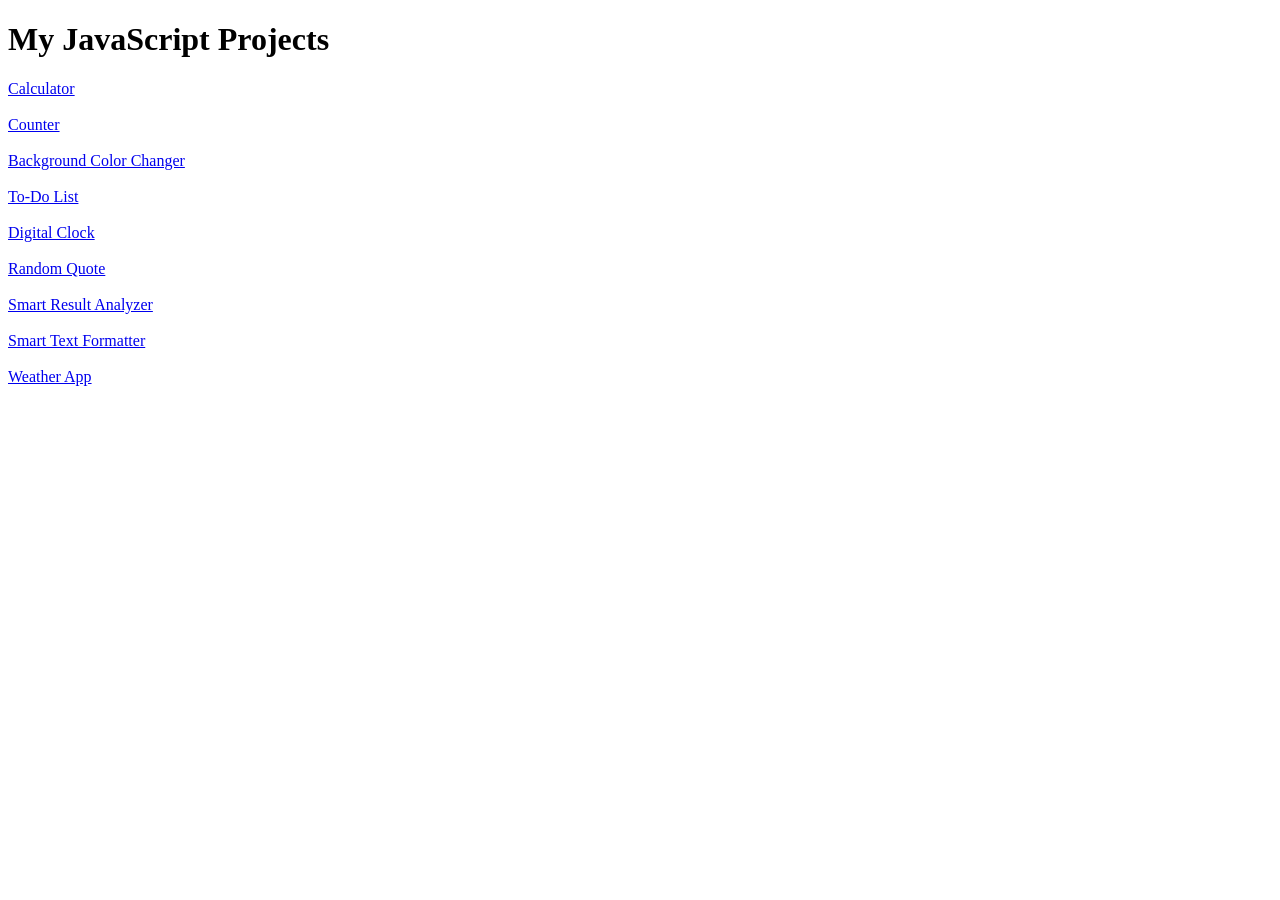
<file: index.html>
<!DOCTYPE html>
<html lang="en">
<head>
    <meta charset="UTF-8">
    <meta name="viewport" content="width=device-width, initial-scale=1.0">
    <title>My JavaScript Projects</title>
</head>

<body>

    <h1>My JavaScript Projects</h1>

    <div>
        <a href="./Calculator/">Calculator</a>
    </div>

    <br>

    <div>
        <a href="./Counter/">Counter</a>
    </div>

    <br>

    <div>
        <a href="./Background-color/">Background Color Changer</a>
    </div>

    <br>

    <div>
        <a href="./Todolist/">To-Do List</a>
    </div>

    <br>

    <div>
        <a href="./Digital-clock/">Digital Clock</a>
    </div>

    <br>

    <div>
        <a href="./Random_Quote/">Random Quote</a>
    </div>

    <br>

    <div>
        <a href="./Smart-result-analyzer/">Smart Result Analyzer</a>
    </div>

    <br>

    <div>
        <a href="./Smart-text-formater/">Smart Text Formatter</a>
    </div>

    <br>

    <div>
        <a href="./Weather-app/">Weather App</a>
    </div>

</body>
</html>
</file>
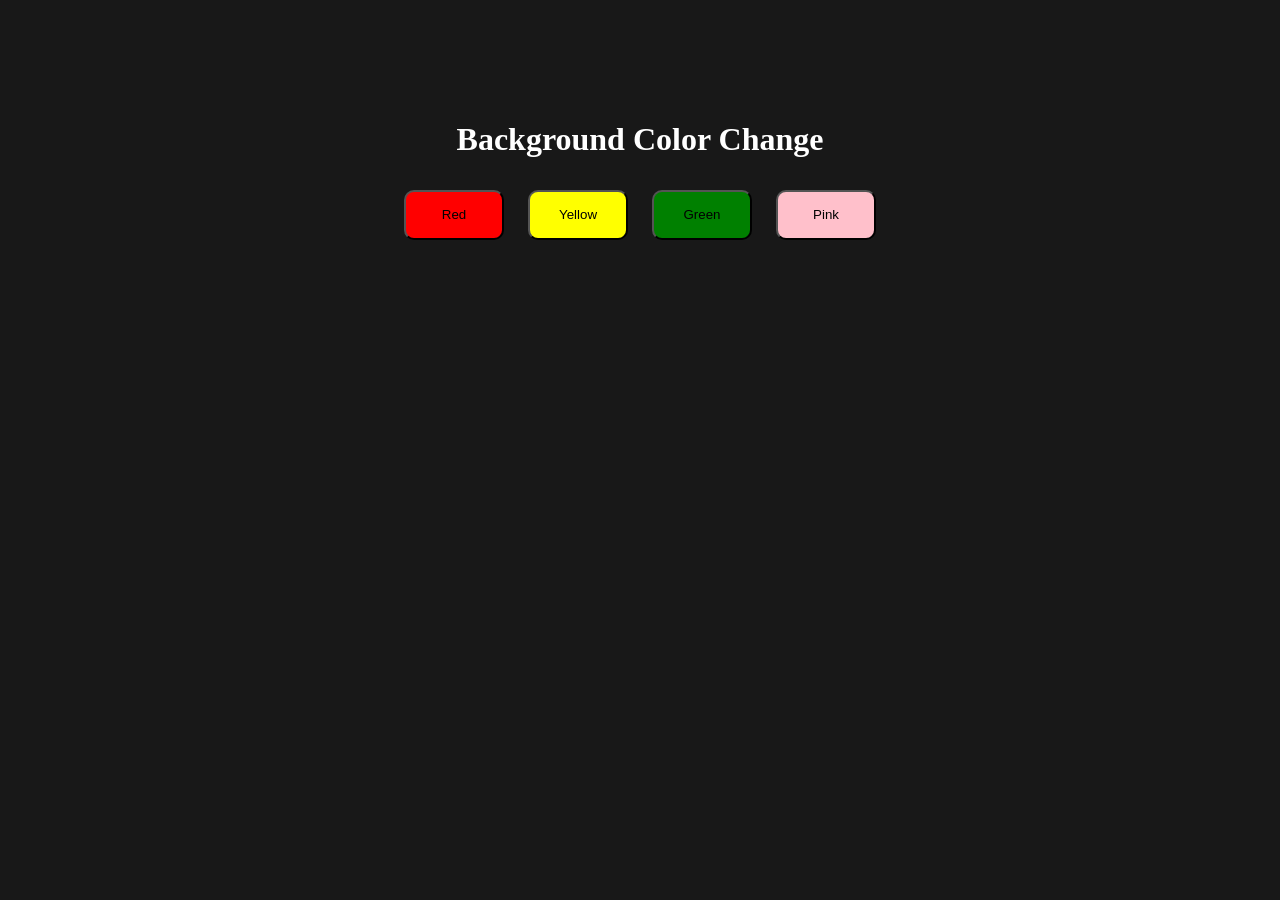
<file: Background-color/index.html>
<!DOCTYPE html>
<html lang="en">
<head>
    <meta charset="UTF-8">
    <meta name="viewport" content="width=device-width, initial-scale=1.0">
    <title>Background-color</title>
    <link rel="stylesheet" href="style.css">
</head>
<body>
<div>
    <h1>Background Color Change</h1>
    <div>
        <button onclick="Changecolor('red')" id="red">Red</button>
        <button onclick="Changecolor('yellow')" id="yellow">Yellow</button>
        <button onclick="Changecolor('green')" id="green">Green</button>
        <button onclick="Changecolor('pink')" id="pink">Pink</button>
    </div>
</div>










<script src="script.js"></script>
</body>
</html>
</file>
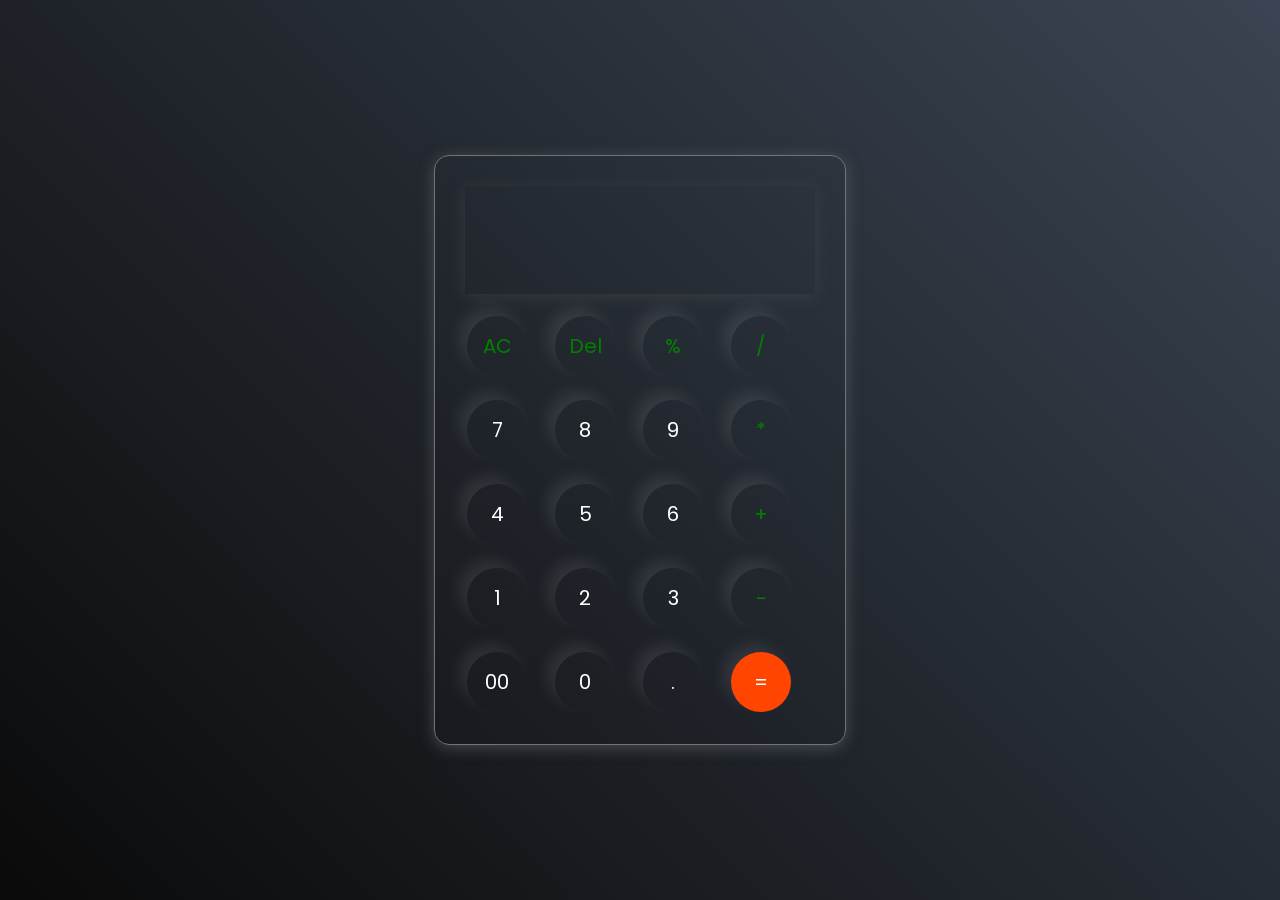
<file: Calculator/Index.html>
<!DOCTYPE html>
<html lang="en">
<head>
    <meta charset="UTF-8">
    <meta name="viewport" content="width=device-width, initial-scale=1.0">
    <link rel="stylesheet" href="style.css">
    <title>Calculator</title>
    
</head>
<body>
    <div class="calculator">
        <input type="text" placeholder="" id="inputBox">
        <div class="btn">
        <button class="operator">AC</button>
        <button class="operator">Del</button>
        <button class="operator">%</button>
        <button class="operator">/</button>
        </div>
        <div class="btn">
        <button>7</button>
        <button>8</button>
        <button>9</button>
        <button class="operator">*</button>
        </div>
        <div class="btn">
        <button>4</button>
        <button>5</button>
        <button>6</button>
        <button class="operator">+</button>
        </div>
        <div class="btn">
        <button>1</button>
        <button>2</button>
        <button>3</button>
        <button class="operator">-</button>
        </div>
        <div class="btn">
        <button>00</button>
        <button>0</button>
        <button>.</button>
        <button class="equalbtn">=</button>
        </div>
    </div>
</body>

<script src="script.js"></script>
</html>
</file>
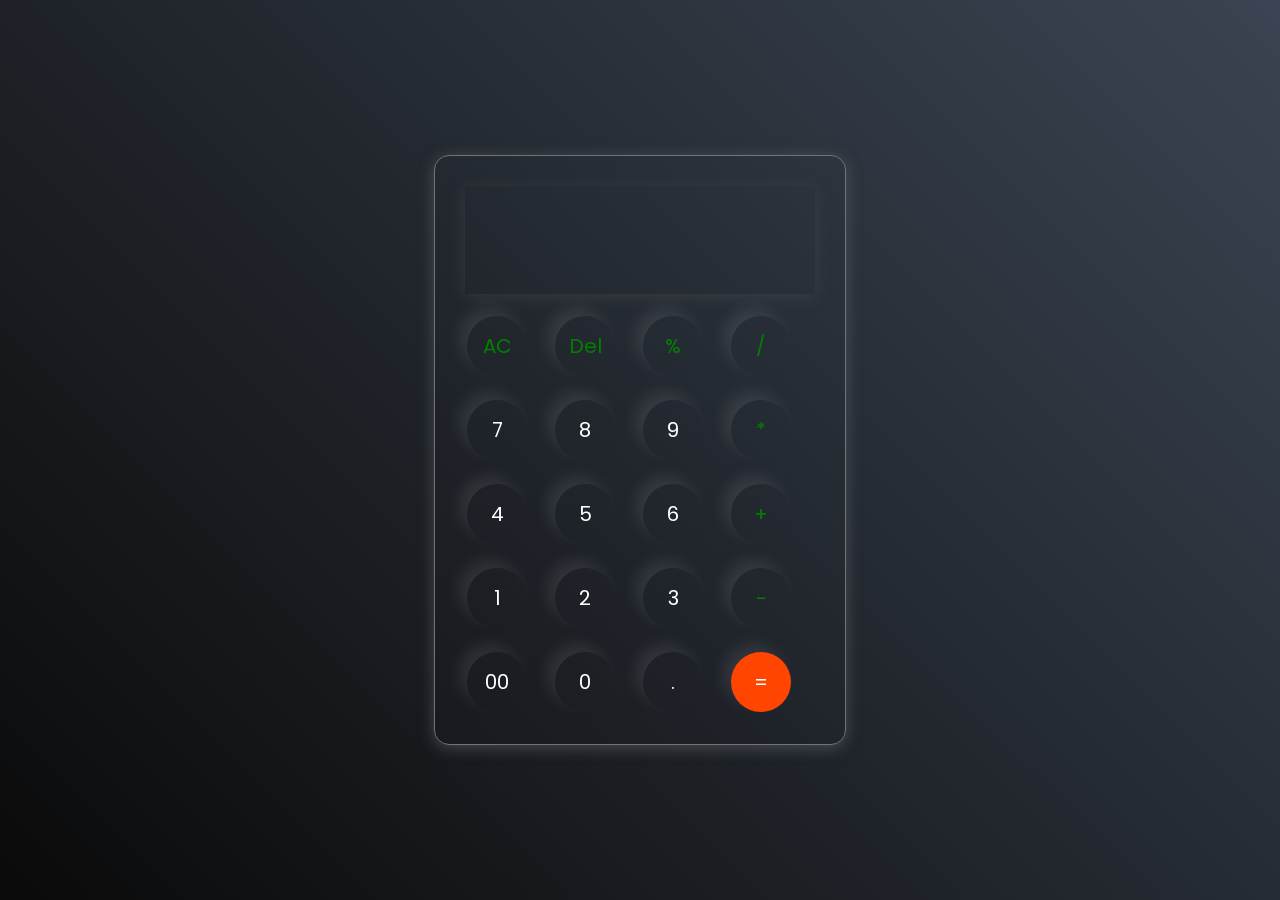
<file: Calculator/index.html>
<!DOCTYPE html>
<html lang="en">
<head>
    <meta charset="UTF-8">
    <meta name="viewport" content="width=device-width, initial-scale=1.0">
    <link rel="stylesheet" href="style.css">
    <title>Calculator</title>
    
</head>
<body>
    <div class="calculator">
        <input type="text" placeholder="" id="inputBox">
        <div class="btn">
        <button class="operator">AC</button>
        <button class="operator">Del</button>
        <button class="operator">%</button>
        <button class="operator">/</button>
        </div>
        <div class="btn">
        <button>7</button>
        <button>8</button>
        <button>9</button>
        <button class="operator">*</button>
        </div>
        <div class="btn">
        <button>4</button>
        <button>5</button>
        <button>6</button>
        <button class="operator">+</button>
        </div>
        <div class="btn">
        <button>1</button>
        <button>2</button>
        <button>3</button>
        <button class="operator">-</button>
        </div>
        <div class="btn">
        <button>00</button>
        <button>0</button>
        <button>.</button>
        <button class="equalbtn">=</button>
        </div>
    </div>
</body>

<script src="script.js"></script>
</html>
</file>
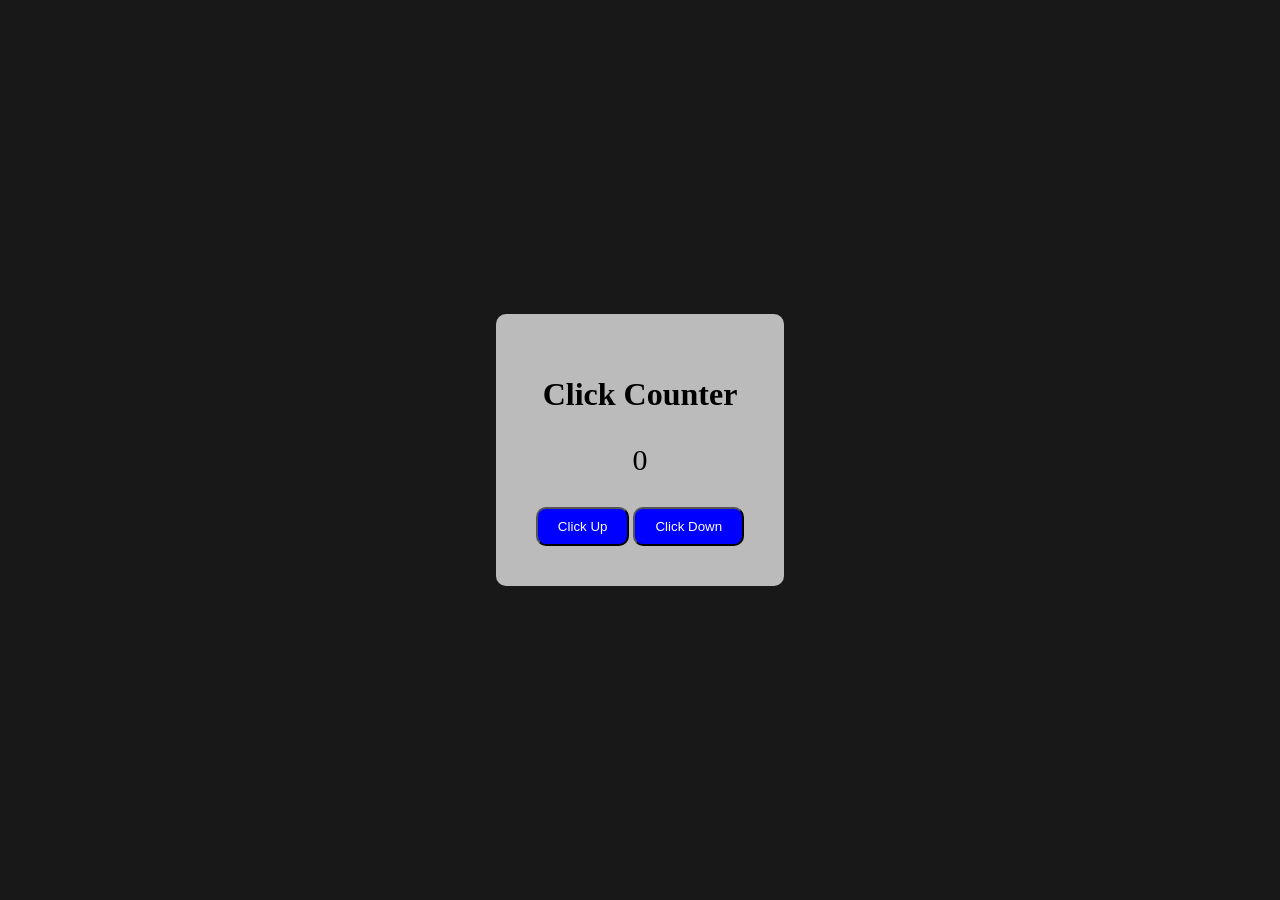
<file: Counter/index.html>
<!DOCTYPE html>
<html lang="en">
<head>
    <meta charset="UTF-8">
    <meta name="viewport" content="width=device-width, initial-scale=1.0">
    <link rel="stylesheet" href="style.css">
    <title>Counter</title>
</head>
<body>
   <div class="container">
    <h1> Click Counter</h1>
    <p id="Counter">0</p>
   <button id="btn-up">Click Up</button>
   <button id="btn-down">Click Down</button>
   </div>


   <script src="script.js"></script>
</body>
</html>
</file>
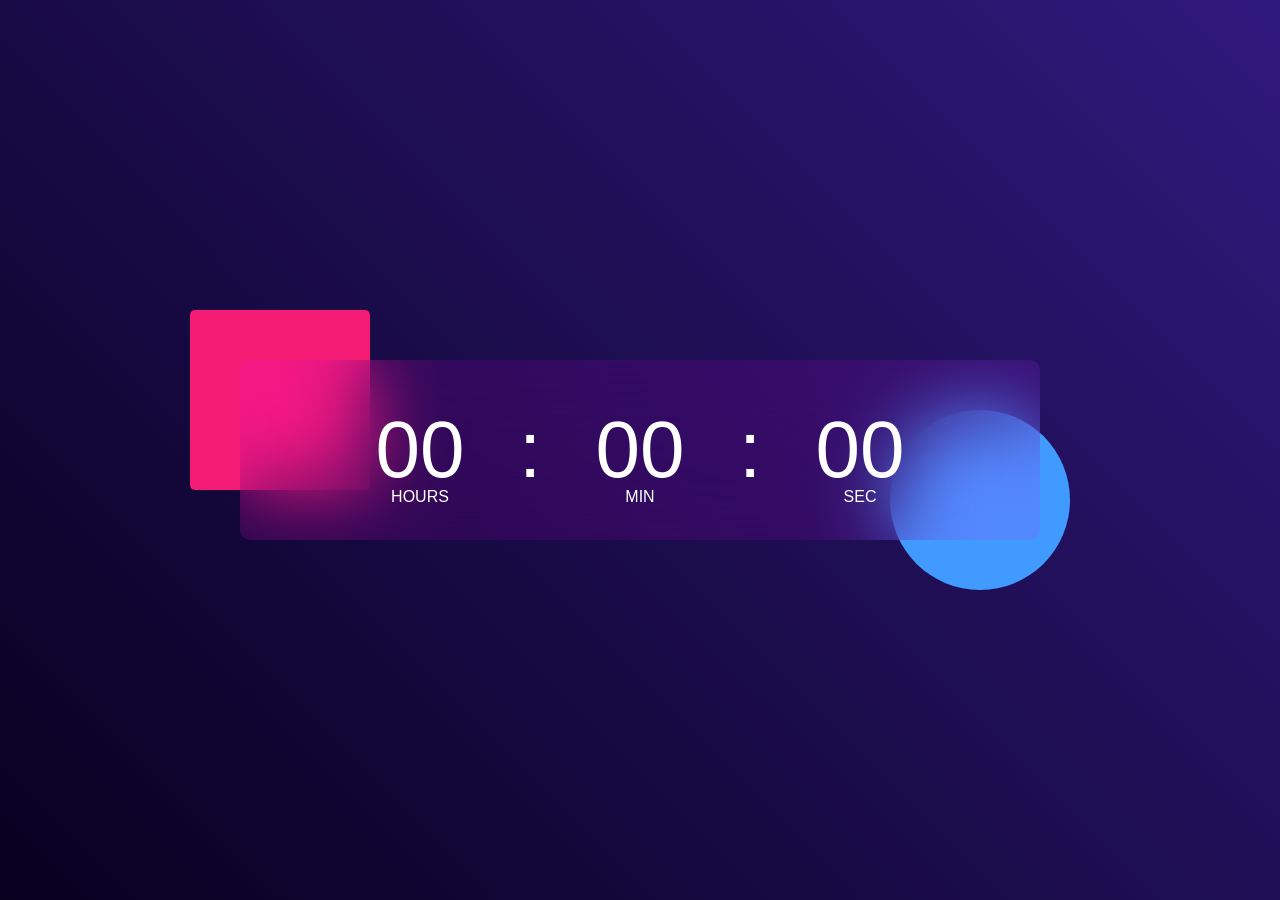
<file: Digital-clock/index.html>
<!DOCTYPE html>
<html lang="en">
<head>
    <meta charset="UTF-8">
    <meta name="viewport" content="width=device-width, initial-scale=1.0">
    <link rel="stylesheet" href="style.css">
    <title>Digital Clock</title>
</head>
<body>
    <div class="hero">
        <div class="container">
            <div class="clock">
                <span id="hours">00</span>
                <span>:</span>
                <span id="min">00</span>
                <span>:</span>
                <span id="sec">00</span>    
            </div>
        </div>
    </div>


<script src="script.js"></script>
</body>
</html>
</file>
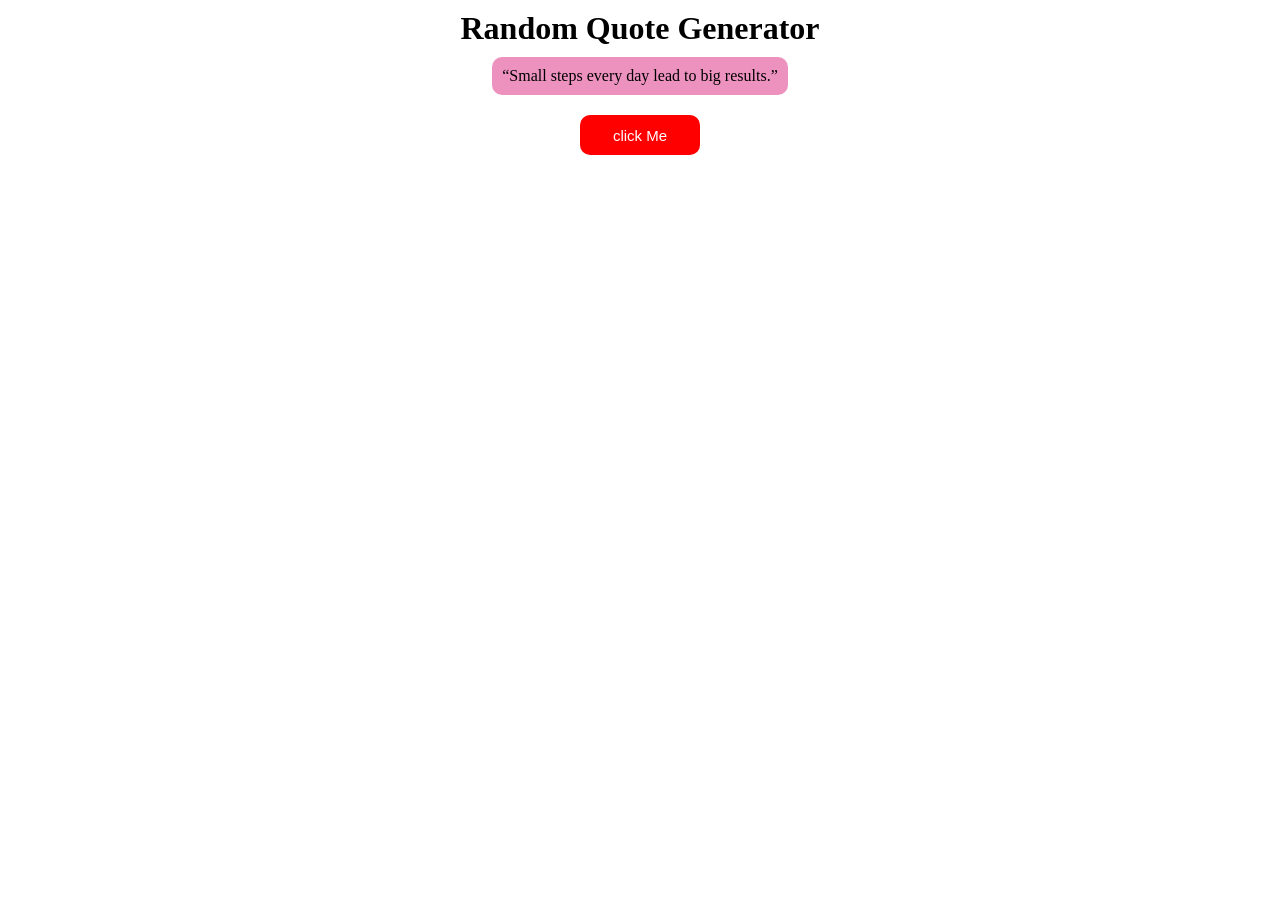
<file: Random_Quote/index.html>
<!DOCTYPE html>
<html lang="en">
<head>
    <meta charset="UTF-8">
    <meta name="viewport" content="width=device-width, initial-scale=1.0">
<link rel="stylesheet" href="style.css">
    <title>Random Quote</title>
</head>
<body>  
    <div>
        <h1>Random Quote Generator</h1>
        <div class="text">
        <q id="quote">Small steps every day lead to big results.</q>
        <button id="btn" onclick="showQuote()">click Me </button>
        </div>
        
       
        
    </div>



</body>
<script src="script.js"></script>
</html>
</file>
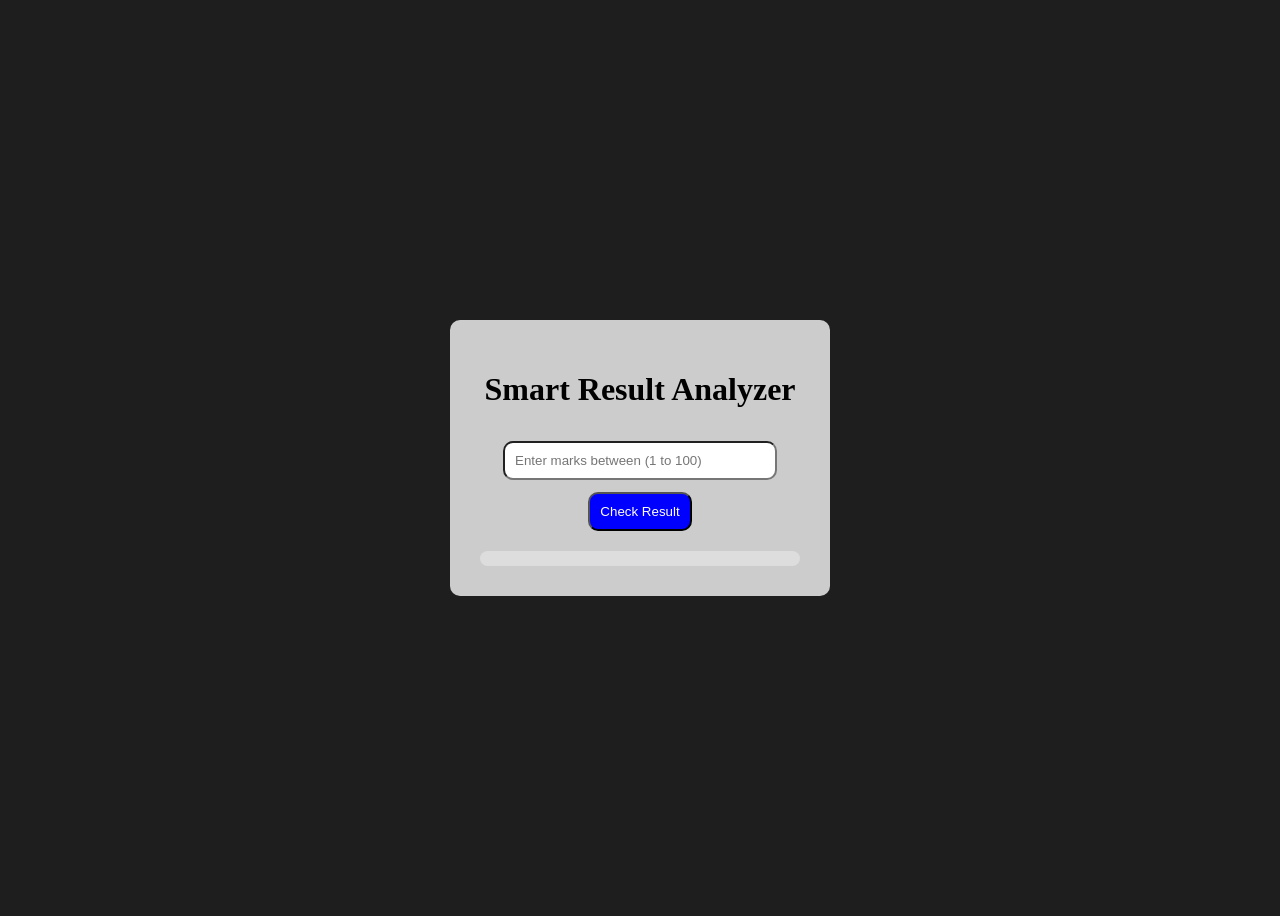
<file: Smart-result-analyzer/index.html>
<!DOCTYPE html>
<html lang="en">
<head>
    <meta charset="UTF-8">
    <meta name="viewport" content="width=device-width, initial-scale=1.0">
    <link rel="stylesheet" href="style.css">
    <title>Smart Result Analysier</title>
</head>
<body>
    <div class="container">
        <h1>Smart Result Analyzer</h1>
        <input id="marks" type="number" placeholder="Enter marks between (1 to 100)">
        <button id="checkResult">Check Result</button>

        <h2 id="grade"></h2>
        <p id="status"></p>
        <p id="remarks"></p>
       
        <div id="progress">
            <div id="bar"></div>
        </div>

    </div>
    <script src="script.js"></script>
</body>
</html>
</file>
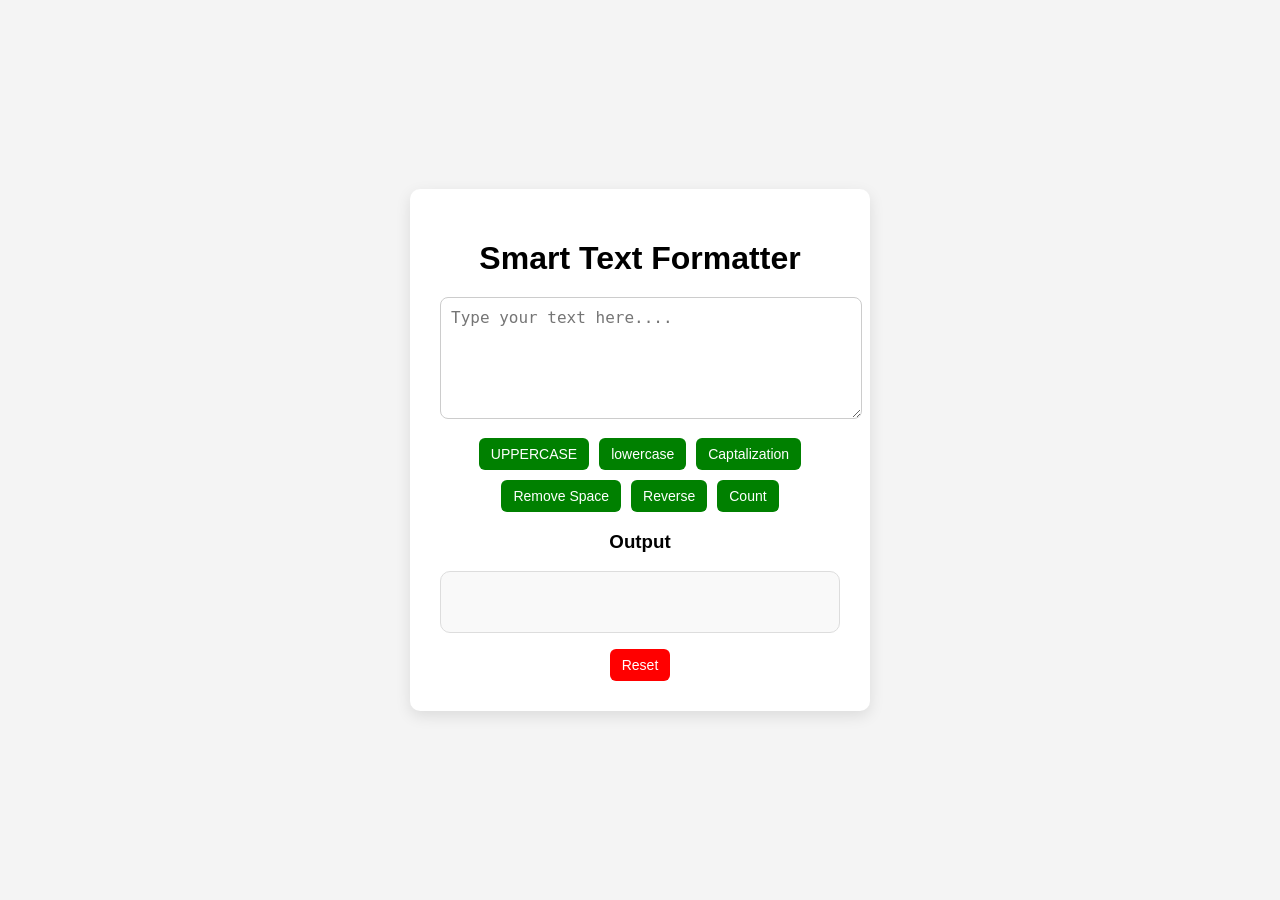
<file: Smart-text-formater/index.html>
<!DOCTYPE html>
<html lang="en">
<head>
    <meta charset="UTF-8">
    <meta name="viewport" content="width=device-width, initial-scale=1.0">
    <link rel="stylesheet" href="style.css">
    <title>Smart-Text-Formatter</title>
</head>
<body>

<div class="container">

<h1>Smart Text Formatter</h1>
<textarea placeholder="Type your text here...." id="text"></textarea>

<div id="button">
    <button id="upperCase">UPPERCASE</button>
    <button id="lowerCase">lowercase</button>
    <button id="caplization">Captalization</button>
    <button id="removeSpace">Remove Space</button>
    <button id="reverse">Reverse</button>
    <button id="count">Count</button>
</div>

<h3>Output</h3>
<p id="output"></p>
<button id="reset"> Reset</button>
</div>





<script src="script.js"></script>
</body>
</html>
</file>
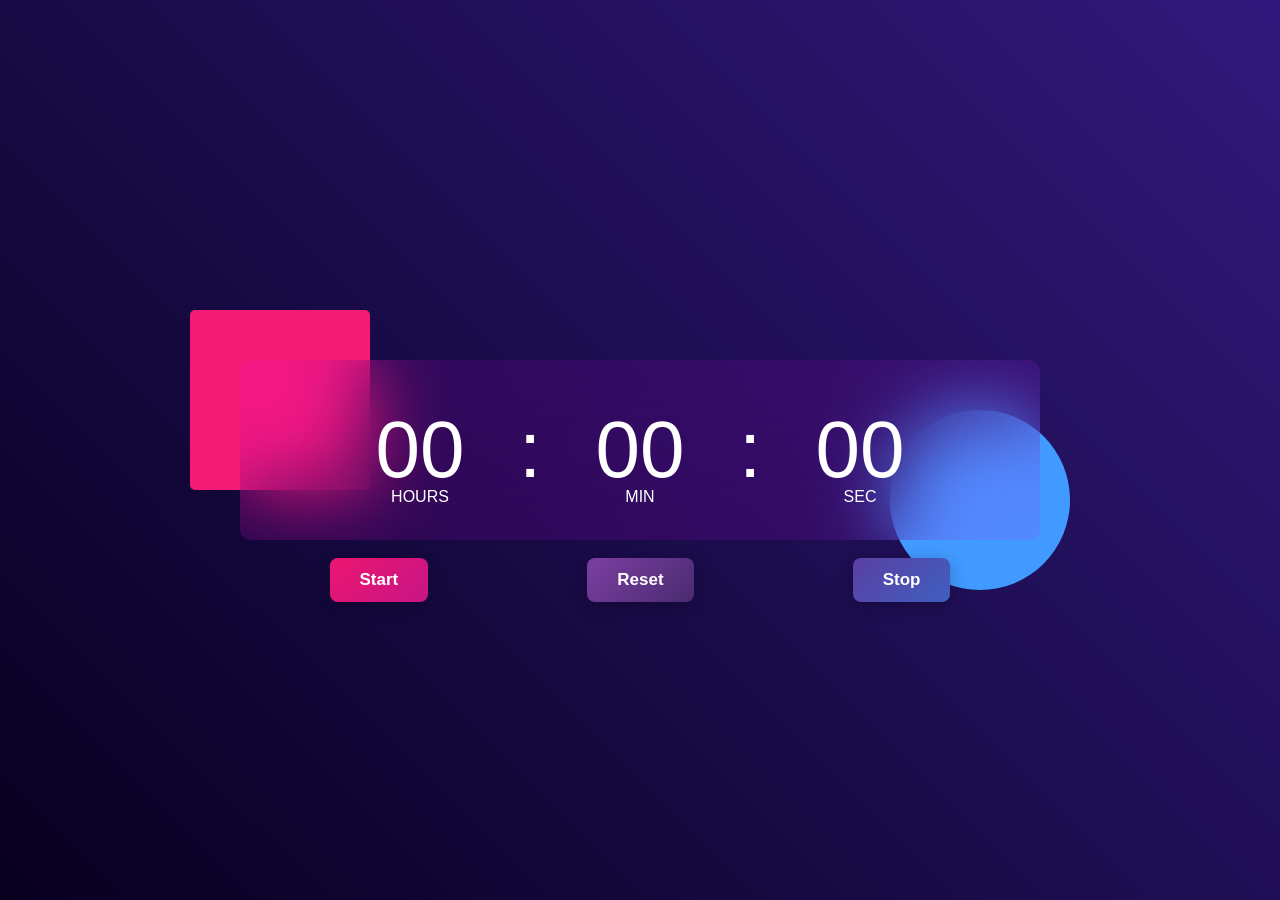
<file: Stopwatch/index.html>
<!DOCTYPE html>
<html lang="en">
<head>
    <meta charset="UTF-8">
    <meta name="viewport" content="width=device-width, initial-scale=1.0">
    <link rel="stylesheet" href="style.css">
    <title>Stopwatch</title>
    
</head>
<body>
 <div class="hero">
        <div class="container">
            <div class="clock">
                <span id="hours">00</span>
                <span>:</span>
                <span id="min">00</span>
                <span>:</span>
                <span id="sec">00</span>    
            </div>
            <div class="btn">
                <button id="start">Start</button>
                <button id="reset">Reset</button>
                <button id="stop">Stop</button>
            </div>
        </div>
    </div>

    <script src="script.js"></script>
</body>
</html>
</file>
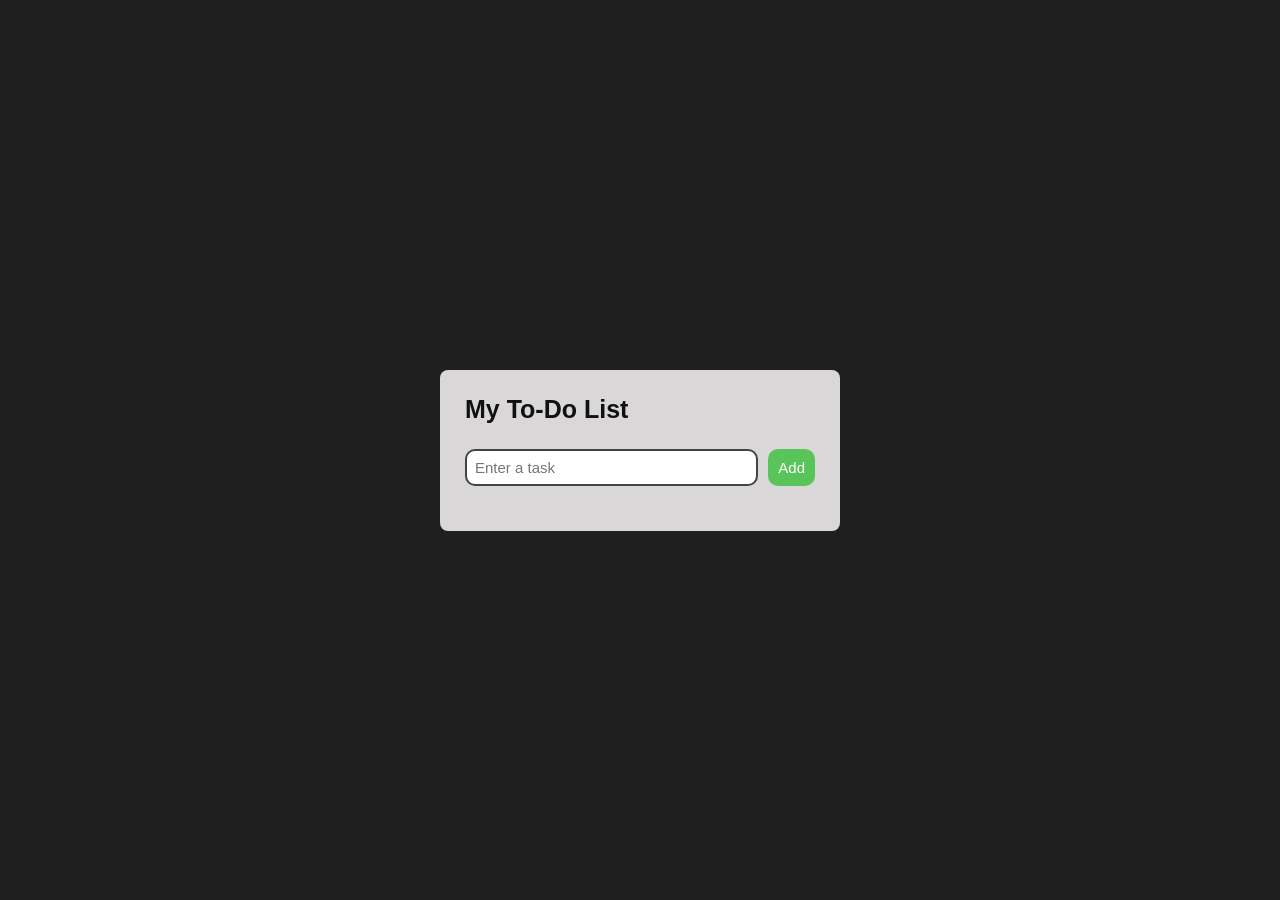
<file: Todolist/index.html>
<!DOCTYPE html>
<html lang="en">
<head>
    <meta charset="UTF-8">
    <meta name="viewport" content="width=device-width, initial-scale=1.0">
    <link rel="stylesheet" href="style.css">
    <title>TodoList</title>
</head>
<body>
    
<div class="container">
    <h1>My To-Do List</h1>

    <div class="input-box">
        <input type="text" id="input-text" placeholder="Enter a task">
        <button id="btn">Add</button>
    </div>
    <ul id="text-list">
        
    </ul>
</div>


 <script src="script.js"></script>   
</body>
</html>
</file>
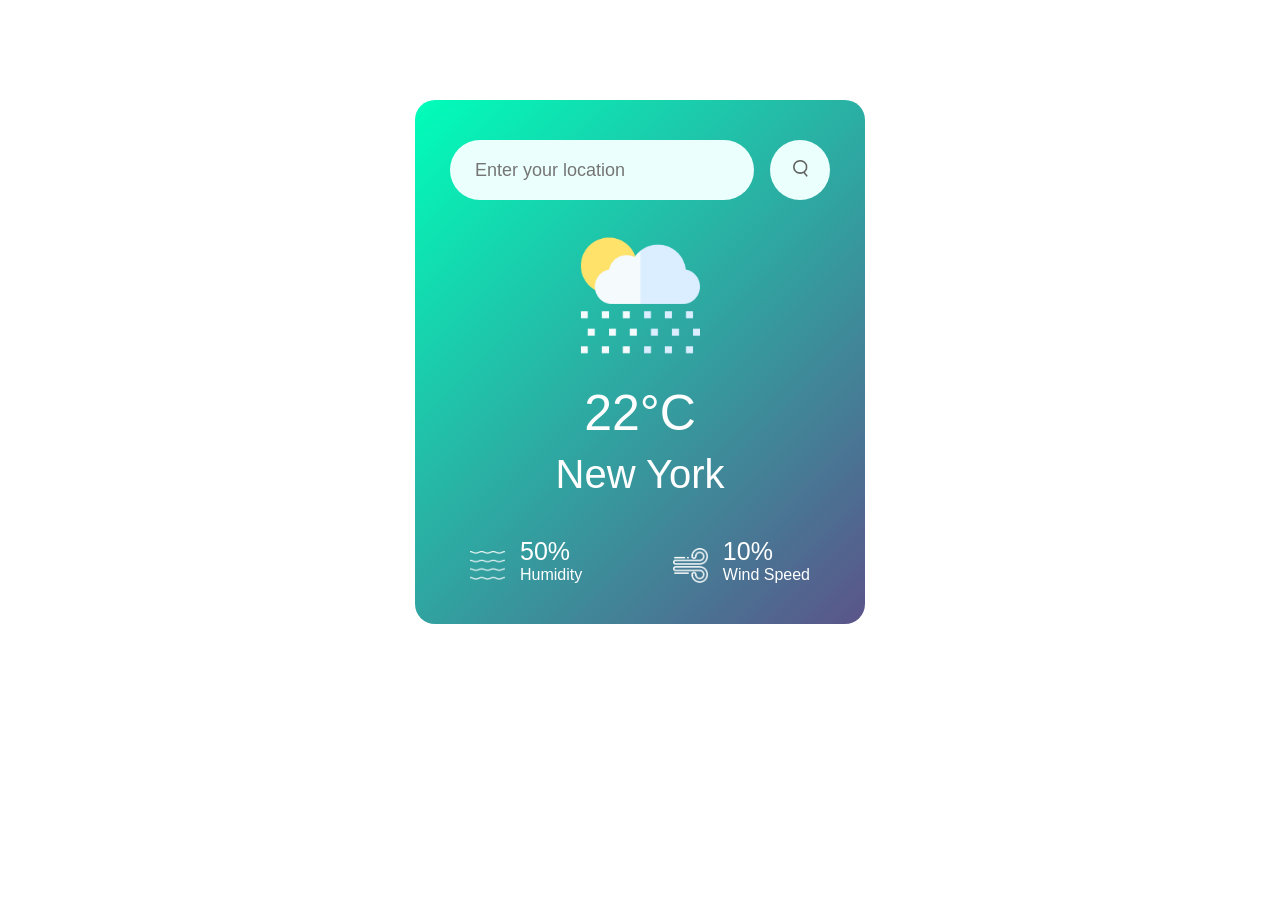
<file: Weather-app/index.html>
<!DOCTYPE html>
<html lang="en">
<head>
    <meta charset="UTF-8">
    <meta name="viewport" content="width=device-width, initial-scale=1.0">
    <link rel="stylesheet" href="style.css">
    <title>Weather-App</title>
</head>
<body>
  <div class="container">
    <div class="header">
        <div class="search-box">
            <input type="text" placeholder="Enter your location" class="input-box">
           <button><img src="images/search.png" alt=""></button>
        </div>
        <div class="weather">
            <img src="images/rain.png" class="weather-icon">
            <h1 class="temp">22°C</h1>
            <h2 class="city">New York</h2>
            <div class="detail">
                <div class="col">
                    <img src="images/humidity.png">
                    
                    <div><p class="humidity">50%</p>
                    <p>Humidity</p>
                </div>
                </div>
                
                 <div class="col">
                    <img src="images/wind.png">
                    <div>
                        <p class="wind">10%</p>
                    <p>Wind Speed</p>
                    </div>
                </div>
            </div>
            
        </div>
    </div>
    
  </div>
    

<script src="script.js"></script>
</body>
</html>
</file>
<file: Background-color/style.css>
body{
    background-color: #181818;
    display:flex;
    justify-content: center;
    margin-top: 100px;
}
h1{
    color:white;
    text-align: center;
}

button{
    width:100px;
    height:50px;
    border-radius:10px;
    margin:10px;
}

#yellow{
    background-color: yellow;
}
#pink{
    background-color: pink;
}
#green{
    background-color: green;
}
#red{
    background-color: red;
}
</file>
<file: Calculator/style.css>
@import url('https://fonts.googleapis.com/css2?family=Poppins:ital,wght@0,100;0,200;0,300;0,400;0,500;0,600;0,700;0,800;0,900;1,100;1,200;1,300;1,400;1,500;1,600;1,700;1,800;1,900&display=swap');

*{
    margin:0;
    padding:0;
    box-sizing: border-box;
    font-family: 'Poppins', sans-serif;
}

body{
    width: 100%;
    height:100vh;
    display : flex;
    justify-content: center;
    align-items: center;
    background: linear-gradient(45deg,#0a0a0a, #3a4452);
}
.calculator{
    border: 1px solid #717377;
    padding: 20px;
    border-radius:15px;
    background: transparent;
    box-shadow: 0px 3px 15px rgba(113, 115,119,0.5);
}
input{
    width:350px;
    border: none;
    padding: 24px;
    margin:10px;
    background: transparent;
    box-shadow: 0px 3px 15px rgba(84,84,84,0.4);
    font-size:40px;
    text-align: right;
    cursor:pointer;
    color:white;
}
input::placeholder{color:#ffffff
}
button{
    border:none;
    width:60px;
    height:60px;
    margin:12px;
    background: transparent;
    padding:10px;
    border-radius: 50%;
    color:#ffffff;
    font-size: 20px;
    box-shadow: -8px -8px 15px rgba(225, 225, 225, 0.1);
}

.equalbtn{
    background:orangered;
}
.operator{
    color:green;
}
</file>
<file: Counter/style.css>
body{
    height: 100vh;
    margin:0;
    background-color: #181818;
    display: flex;
    justify-content: center;
    align-items: center;
}

.container{
    background-color: #bbbbbb;
    padding:40px;
    border-radius: 10px;
    text-align:center;

}

#Counter{
    font-size: 30px;
}

button{
    padding: 10px 20px;
    border-radius:10px;
    background-color: blue;
    color: white;
}
</file>
<file: Digital-clock/style.css>
*{
    margin:0;
    padding:0;
    box-sizing: border-box;
    font-family:poppins, sans-serif;
}

.hero{
    width:100%;
    min-height: 100vh;
    background:linear-gradient(45deg, #08001f, #30197d);
    color:#fff;
    position: relative;
}
.container{
    width: 800px;
    height:180px;
    position:absolute;
    top:50%;
    left:50%;
    transform: translate(-50%, -50%);
}

.clock{
    width: 100%;
    height:100%;
    background-color: rgba(235, 0, 255, 0.11);
    border-radius:10px;
    display: flex;
    align-items: center;
    justify-content: center;
    backdrop-filter:blur(40px);
}
.container::before{
    content: '';
    width: 180px;
    height: 180px;
    background: #f41b75;
    border-radius: 5px;
    position: absolute;
    left:-50px;
    top:-50px;
    z-index: -1;
}

.container::after{
    content: '';
    width: 180px;
    height: 180px;
    background: #419aff;
    border-radius: 50%;
    position: absolute;
    right:-30px;
    bottom:-50px;
    z-index: -1;
}

.clock span{
    font-size: 80px;
    width: 110px;
    display: inline-block;
    text-align:center;
    position: relative;
}

.clock span::after{
   
    font-size: 16px;
    position: absolute;
    bottom:-10px;
    left:50%;
    transform: translatex(-50%);
}

#hours::after{
     content:'HOURS';
}

#min::after{
     content:'MIN';
}

#sec::after{
     content:'SEC';
}
</file>
<file: Random_Quote/style.css>
body{
    margin:0;
    display: flex;
    justify-content: center;
    align-items: center;

}

.text{
    display: flex;
    flex-direction: column;
    gap: 20px;

}

h1{
    margin:auto;
    padding: 10px;
    
}

q{
    margin:auto;
    background-color: rgb(237, 146, 190);
    padding: 10px;
    border-radius: 10px;
}

button{
    padding: 8px;
    border-radius: 10px;
    background-color:red;
    color: white;
    font-size: 15px;
    border: none;
    /* outline: none; */
    width: 120px;
    height: 40px;
    margin: auto;
}
</file>
<file: Smart-result-analyzer/style.css>
body{
    height: 100vh;
    display: flex;
    justify-content: center;
    align-items: center;
    background-color:#1e1e1e;
}
.container{
    background-color:#ccc;
    padding:30px;
    border-radius: 10px;
    text-align: center;
    width: 320px;
}
#marks{
    width: 250px;
    border-radius: 10px;
    padding:10px;
    margin: 12px;
}

button{
padding: 10px;
cursor: pointer;
border-radius: 10px;
background-color: blue;
color: white;
text-decoration: none;
}

#progress{
    width:100%;
    height: 15px;
    border-radius: 10px;
    background-color: #ddd;
    margin-top:20px;
}
#bar{
    height: 100%;
    width: 0;
    background-color: green;
    border-radius: 10px;
}
</file>
<file: Smart-text-formater/style.css>
body{
    margin:0;
    background-color: #f4f4f4;
    font-family: Arial,sans-serif;
    display: flex;
    justify-content: center;
    align-items: center;
    height: 100vh;
}

.container{
    background-color: white;
    padding: 30px;
    border-radius: 10px;
    width:400px;
    box-shadow: 0px 5px 15px rgba(0,0,0,0.1) ;
    text-align: center;
}

h1{
    margin-bottom: 20px;
}

#text{
    width:100%;
    height:100px;
    border-radius: 8px;
    padding: 10px;
    font-size:16px;
    border: 1px solid #ccc;

}

#button{
    margin:15px;
    display:flex;
    flex-wrap: wrap;
    gap:10px;
    justify-content: center;
}
button{
    padding: 8px 12px;
    border:none;
    border-radius: 6px;
    cursor: pointer;
    background-color: green;
    color:white;
    font-size: 14px;
}

#reset{
    background-color: red;
}

#output{
    border: 1px solid #ddd;
    min-height: 40px;
    background-color: #f9f9f9;
    border-radius: 10px;
    padding:10px; 
}
</file>
<file: Stopwatch/style.css>
*{
    margin:0;
    padding:0;
    box-sizing: border-box;
    font-family:poppins, sans-serif;
}

.hero{
    width:100%;
    min-height: 100vh;
    background:linear-gradient(45deg, #08001f, #30197d);
    color:#fff;
    position: relative;
}
.container{
    width: 800px;
    height:180px;
    position:absolute;
    top:50%;
    left:50%;
    transform: translate(-50%, -50%);
}

.clock{
    width: 100%;
    height:100%;
    background-color: rgba(235, 0, 255, 0.11);
    border-radius:10px;
    display: flex;
    align-items: center;
    justify-content: center;
    backdrop-filter:blur(40px);
}
.container::before{
    content: '';
    width: 180px;
    height: 180px;
    background: #f41b75;
    border-radius: 5px;
    position: absolute;
    left:-50px;
    top:-50px;
    z-index: -1;
}

.container::after{
    content: '';
    width: 180px;
    height: 180px;
    background: #419aff;
    border-radius: 50%;
    position: absolute;
    right:-30px;
    bottom:-50px;
    z-index: -1;
}

.clock span{
    font-size: 80px;
    width: 110px;
    display: inline-block;
    text-align:center;
    position: relative;
}

.clock span::after{
   
    font-size: 16px;
    position: absolute;
    bottom:-10px;
    left:50%;
    transform: translatex(-50%);
}

#hours::after{
     content:'HOURS';
}

#min::after{
     content:'MIN';
}

#sec::after{
     content:'SEC';
}
.btn{
    padding:10px;
    display: flex;
    align-items: center;
    justify-content: space-around;
}


button {
    padding: 12px 30px;
    font-size: 17px;
    font-weight: 600;
    color: white;
    border: none;
    border-radius: 8px;
    cursor: pointer;
    margin: 8px;
    transition: 0.3s ease;
    box-shadow: 0 4px 15px rgba(0, 0, 0, 0.25);
}


#start {
    background: linear-gradient(135deg, #ec1671, #c71585);
}

#stop {
    background: linear-gradient(135deg, #5b3fa3, #3f5fbf);
}

#reset {
    background: linear-gradient(135deg, #7b3fa1, #4a2a70);
}

button:hover {
    transform: translateY(-3px);
    box-shadow: 0 8px 20px rgba(79, 55, 150, 0.45);
}


button:active {
    transform: scale(0.96);
}
</file>
<file: Todolist/style.css>
/* Reset */
* {
    margin: 0;
    padding: 0;
    box-sizing: border-box;
    font-family: Arial, Helvetica, sans-serif;
}

/* Body */
body {
    background: #1f1f1f;
    height: 100vh;
    display: flex;
    justify-content: center;
    align-items: center;
}

/* Container */
.container {
    width: 400px;
    background: #d9d7d7;
    padding: 25px;
    border-radius: 8px;
    
}

/* Heading */
h1 {
    font-size: 25px;
    color: #111;
    margin-bottom: 25px;
   
}

/* Input and Button */
.input-box {
    display: flex;
    gap: 10px;
}

input {
    flex: 1;
    padding: 8px;
    border: 2px solid #444;
    border-radius: 2px;
    font-size: 15px;
    outline: none;
    border-radius: 10px;
}

/* input:focus {
    border-color: #4CAF50;
} */

/* Button */
button {
    padding: 10px ;
    border: none;
    background: #58c45a;
    color: white;
    cursor: pointer;
    border-radius: 10px;
    font-size: 15px;
    transition: 0.3s;
}

button:hover {
    background: #45a049;
}

ul{
    margin: 20px;
    list-style: none;
    padding: 0;
   
}
li {
    display:flex;
    justify-content:space-between;
    align-items: center;
    gap:10px;
    margin: 10px;
    

}
.done{
    color: grey;
    text-decoration: line-through;
}
</file>
<file: Weather-app/style.css>
*{
    margin:0;
    padding:0;
    box-sizing: border-box;
    font-family: sans-serif;
}

.container{
    width:90%;
    max-width: 450px;
    background: linear-gradient(135deg,#00feba, #5b548a);
    color:#fff;
    margin:100px auto 0;
    border-radius: 20px;
    padding: 40px 35px;
    text-align: center;  
}

.search-box{
    width: 100%;
    display: flex;
    align-items: center;
    justify-content: space-between;
}

.search-box input{
    border:0;
    outline:0;
    background: #ebfffc;
    color: #555;
    padding: 10px 25px;
    height: 60px;
    border-radius: 30px;
    flex:1;
    margin-right: 16px;
    font-size: 18px;
}

button{
    border:0;
    outline:0;
    background: #ebfffc;
    border-radius: 50%;
    width:60px;
    height: 60px;
    cursor: pointer;
}

.search-box button img{
    width:15px;
}

.weather-icon{
    width: 170px;
    margin-top: 10px;
}

.temp{
    font-size: 50px;
    font-weight: 500;
}

.city{
    font-size: 40px;
    font-weight: 500;
    margin-top: 10px;
}
.detail{
    display: flex;
    justify-content:space-between;
    align-items: center;
    padding:0 20px;
    margin-top:50px;
   
}

.col{
    width: fit-content;
    display:flex;
    align-items: center;
    text-align: left;
    
}
.col img{
    width: 35px;
    margin-right:15px;
}

.humidity, .wind{
    font-size: 25px;
    margin-top: -10px;
}
</file>
